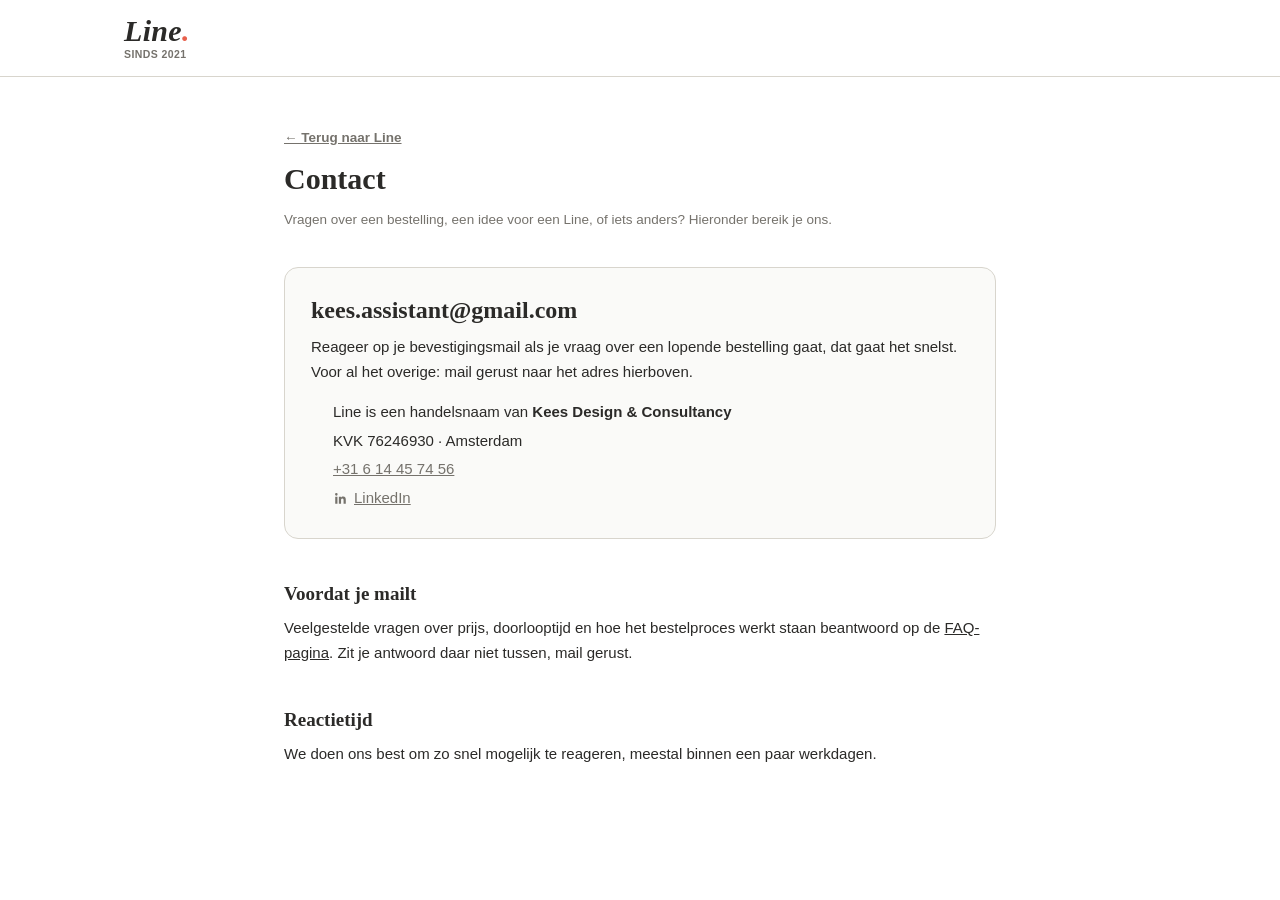
<file: contact.html>
<!doctype html>
<html lang="nl">
<head>
<meta charset="utf-8">
<meta name="viewport" content="width=device-width, initial-scale=1">
<title>Contact — Line</title>
<link rel="stylesheet" href="style.css?v=20260812">
<link rel="icon" href="favicon.svg" type="image/svg+xml">
<style>
  .legal-wrap{max-width:760px;margin:0 auto;padding:48px 24px 80px;}
  .legal-wrap h1{font-size:30px;margin-bottom:6px;}
  .legal-wrap .legal-meta{color:var(--ink-muted);font-size:13.5px;margin-bottom:36px;}
  .legal-wrap h2{font-size:19px;margin-top:40px;}
  .legal-wrap p, .legal-wrap li{color:var(--ink);font-size:15px;line-height:1.65;}
  .legal-wrap ul, .legal-wrap ol{padding-left:22px;}
  .back-link{display:inline-block;margin-bottom:8px;font-size:13.5px;font-weight:600;color:var(--ink-muted);}
  .contact-card{
    border:1.5px solid var(--line);border-radius:14px;background:var(--bg-soft);
    padding:24px 26px;margin-top:8px;
  }
  .contact-email{
    font-family:var(--font-display);font-size:24px;font-weight:700;color:var(--ink);
    text-decoration:none;word-break:break-word;
  }
  .contact-email:hover{text-decoration:underline;}
  .contact-sub{color:var(--ink-muted);font-size:14px;margin-top:6px;}
  .contact-detail-list{list-style:none;padding:0;margin:14px 0 0;font-size:14.5px;color:var(--ink-muted);}
  .contact-detail-list li{margin-top:4px;}
  .contact-detail-list a{color:var(--ink-muted);}
  .linkedin-link{display:inline-flex;align-items:center;gap:6px;}
  .linkedin-icon{width:15px;height:15px;fill:currentColor;flex:none;}
</style>
</head>
<body>

<header class="site">
  <div class="bar">
    <a class="brand" href="index.html">
      <span class="brand-text">
        <span class="wordmark">Line<span class="dot">.</span></span>
        <span class="brand-since">Sinds 2021</span>
      </span>
    </a>
  </div>
</header>

<main class="legal-wrap">
  <a class="back-link" href="index.html">&larr; Terug naar Line</a>
  <h1>Contact</h1>
  <p class="legal-meta">Vragen over een bestelling, een idee voor een Line, of iets anders? Hieronder bereik je ons.</p>

  <div class="contact-card">
    <a class="contact-email" href="mailto:kees.assistant@gmail.com">kees.assistant@gmail.com</a>
    <p class="contact-sub">Reageer op je bevestigingsmail als je vraag over een lopende bestelling gaat, dat gaat het snelst. Voor al het overige: mail gerust naar het adres hierboven.</p>
    <ul class="contact-detail-list">
      <li>Line is een handelsnaam van <strong>Kees Design &amp; Consultancy</strong></li>
      <li>KVK 76246930 &middot; Amsterdam</li>
      <li><a href="tel:+31614457456">+31 6 14 45 74 56</a></li>
      <li><a class="linkedin-link" href="https://www.linkedin.com/in/keesvankuijk/" target="_blank" rel="noopener"><svg class="linkedin-icon" viewBox="0 0 24 24" aria-hidden="true"><path d="M20.45 20.45h-3.55v-5.57c0-1.33-.02-3.04-1.85-3.04-1.85 0-2.14 1.45-2.14 2.94v5.67H9.36V9h3.41v1.56h.05c.47-.9 1.63-1.85 3.36-1.85 3.6 0 4.27 2.37 4.27 5.45v6.29zM5.34 7.43a2.06 2.06 0 1 1 0-4.12 2.06 2.06 0 0 1 0 4.12zM7.11 20.45H3.56V9h3.55v11.45z"/></svg>LinkedIn</a></li>
    </ul>
  </div>

  <h2>Voordat je mailt</h2>
  <p>
    Veelgestelde vragen over prijs, doorlooptijd en hoe het bestelproces werkt staan beantwoord op de
    <a href="index.html#faq">FAQ-pagina</a>. Zit je antwoord daar niet tussen, mail gerust.
  </p>

  <h2>Reactietijd</h2>
  <p>We doen ons best om zo snel mogelijk te reageren, meestal binnen een paar werkdagen.</p>
</main>

<script src="consent.js"></script>
</body>
</html>
</file>
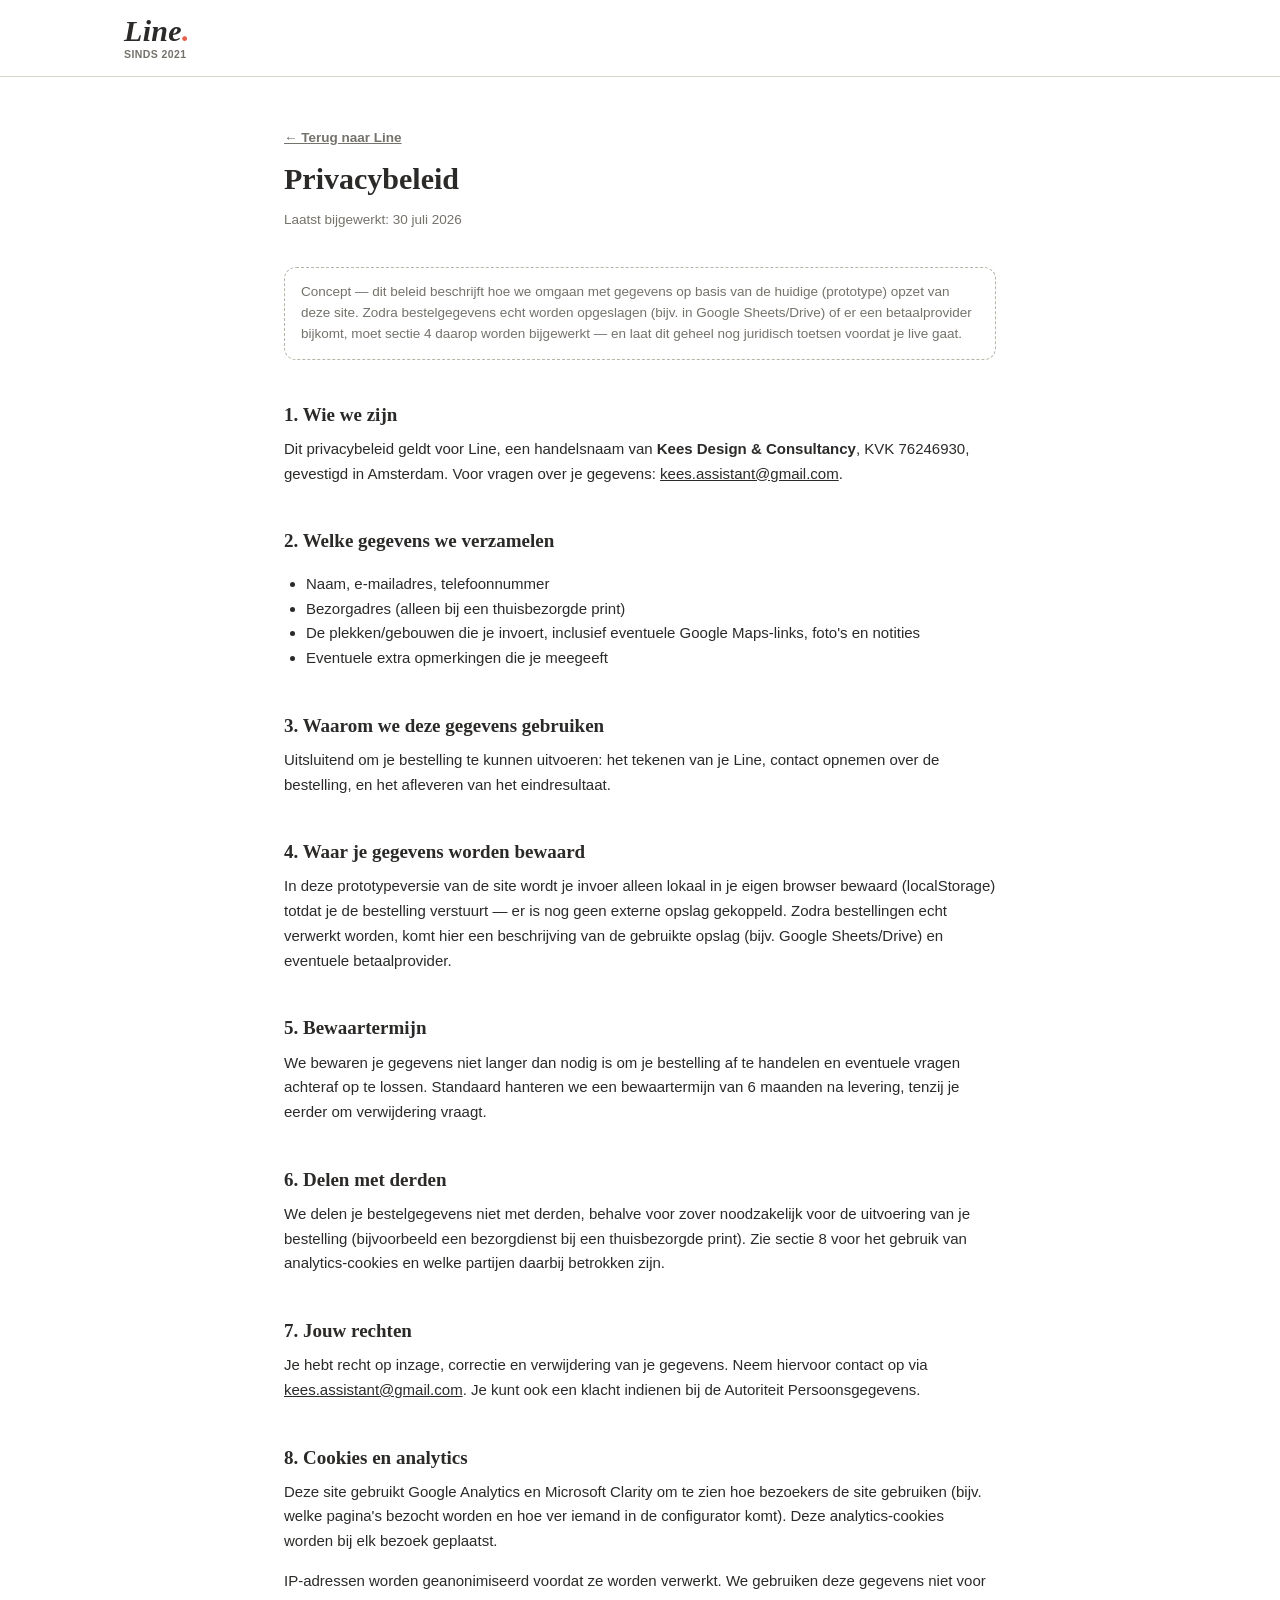
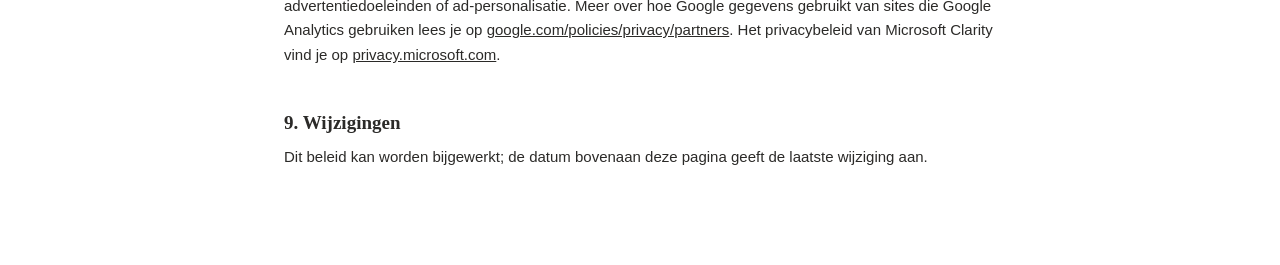
<file: privacybeleid.html>
<!doctype html>
<html lang="nl">
<head>
<meta charset="utf-8">
<meta name="viewport" content="width=device-width, initial-scale=1">
<title>Privacybeleid — Line</title>
<link rel="stylesheet" href="style.css?v=20260812">
<style>
  .legal-wrap{max-width:760px;margin:0 auto;padding:48px 24px 80px;}
  .legal-wrap h1{font-size:30px;margin-bottom:6px;}
  .legal-wrap .legal-meta{color:var(--ink-muted);font-size:13.5px;margin-bottom:36px;}
  .legal-wrap h2{font-size:19px;margin-top:40px;}
  .legal-wrap p, .legal-wrap li{color:var(--ink);font-size:15px;line-height:1.65;}
  .legal-wrap ul, .legal-wrap ol{padding-left:22px;}
  .legal-draft-note{
    border:1.5px dashed var(--line-strong);border-radius:12px;
    padding:14px 16px;font-size:13.5px;color:var(--ink-muted);margin-bottom:36px;
  }
  .back-link{display:inline-block;margin-bottom:8px;font-size:13.5px;font-weight:600;color:var(--ink-muted);}
</style>
</head>
<body>

<header class="site">
  <div class="bar">
    <a class="brand" href="index.html">
      <span class="brand-text">
        <span class="wordmark">Line<span class="dot">.</span></span>
        <span class="brand-since">Sinds 2021</span>
      </span>
    </a>
  </div>
</header>

<main class="legal-wrap">
  <a class="back-link" href="index.html">&larr; Terug naar Line</a>
  <h1>Privacybeleid</h1>
  <p class="legal-meta">Laatst bijgewerkt: 30 juli 2026</p>

  <div class="legal-draft-note">
    Concept — dit beleid beschrijft hoe we omgaan met gegevens op basis van de huidige (prototype) opzet
    van deze site. Zodra bestelgegevens echt worden opgeslagen (bijv. in Google Sheets/Drive) of er een
    betaalprovider bijkomt, moet sectie 4 daarop worden bijgewerkt — en laat dit geheel nog juridisch
    toetsen voordat je live gaat.
  </div>

  <h2>1. Wie we zijn</h2>
  <p>
    Dit privacybeleid geldt voor Line, een handelsnaam van <strong>Kees Design &amp; Consultancy</strong>,
    KVK 76246930, gevestigd in Amsterdam. Voor vragen over je gegevens:
    <a href="mailto:kees.assistant@gmail.com">kees.assistant@gmail.com</a>.
  </p>

  <h2>2. Welke gegevens we verzamelen</h2>
  <ul>
    <li>Naam, e-mailadres, telefoonnummer</li>
    <li>Bezorgadres (alleen bij een thuisbezorgde print)</li>
    <li>De plekken/gebouwen die je invoert, inclusief eventuele Google Maps-links, foto's en notities</li>
    <li>Eventuele extra opmerkingen die je meegeeft</li>
  </ul>

  <h2>3. Waarom we deze gegevens gebruiken</h2>
  <p>
    Uitsluitend om je bestelling te kunnen uitvoeren: het tekenen van je Line, contact opnemen over de
    bestelling, en het afleveren van het eindresultaat.
  </p>

  <h2>4. Waar je gegevens worden bewaard</h2>
  <p>
    In deze prototypeversie van de site wordt je invoer alleen lokaal in je eigen browser bewaard
    (localStorage) totdat je de bestelling verstuurt — er is nog geen externe opslag gekoppeld. Zodra
    bestellingen echt verwerkt worden, komt hier een beschrijving van de gebruikte opslag (bijv. Google
    Sheets/Drive) en eventuele betaalprovider.
  </p>

  <h2>5. Bewaartermijn</h2>
  <p>
    We bewaren je gegevens niet langer dan nodig is om je bestelling af te handelen en eventuele vragen
    achteraf op te lossen. Standaard hanteren we een bewaartermijn van 6 maanden na levering, tenzij je
    eerder om verwijdering vraagt.
  </p>

  <h2>6. Delen met derden</h2>
  <p>
    We delen je bestelgegevens niet met derden, behalve voor zover noodzakelijk voor de uitvoering van je
    bestelling (bijvoorbeeld een bezorgdienst bij een thuisbezorgde print). Zie sectie 8 voor het gebruik
    van analytics-cookies en welke partijen daarbij betrokken zijn.
  </p>

  <h2>7. Jouw rechten</h2>
  <p>
    Je hebt recht op inzage, correctie en verwijdering van je gegevens. Neem hiervoor contact op via
    <a href="mailto:kees.assistant@gmail.com">kees.assistant@gmail.com</a>. Je kunt ook een klacht indienen
    bij de Autoriteit Persoonsgegevens.
  </p>

  <h2>8. Cookies en analytics</h2>
  <p>
    Deze site gebruikt Google Analytics en Microsoft Clarity om te zien hoe bezoekers de site gebruiken
    (bijv. welke pagina's bezocht worden en hoe ver iemand in de configurator komt). Deze analytics-cookies
    worden bij elk bezoek geplaatst.
  </p>
  <p>
    IP-adressen worden geanonimiseerd voordat ze worden verwerkt. We gebruiken deze gegevens niet voor
    advertentiedoeleinden of ad-personalisatie. Meer over hoe Google gegevens gebruikt van sites die
    Google Analytics gebruiken lees je op
    <a href="https://www.google.com/policies/privacy/partners/" target="_blank" rel="noopener">google.com/policies/privacy/partners</a>.
    Het privacybeleid van Microsoft Clarity vind je op
    <a href="https://privacy.microsoft.com/nl-nl/privacystatement" target="_blank" rel="noopener">privacy.microsoft.com</a>.
  </p>

  <h2>9. Wijzigingen</h2>
  <p>Dit beleid kan worden bijgewerkt; de datum bovenaan deze pagina geeft de laatste wijziging aan.</p>
</main>

<script src="consent.js"></script>
</body>
</html>
</file>
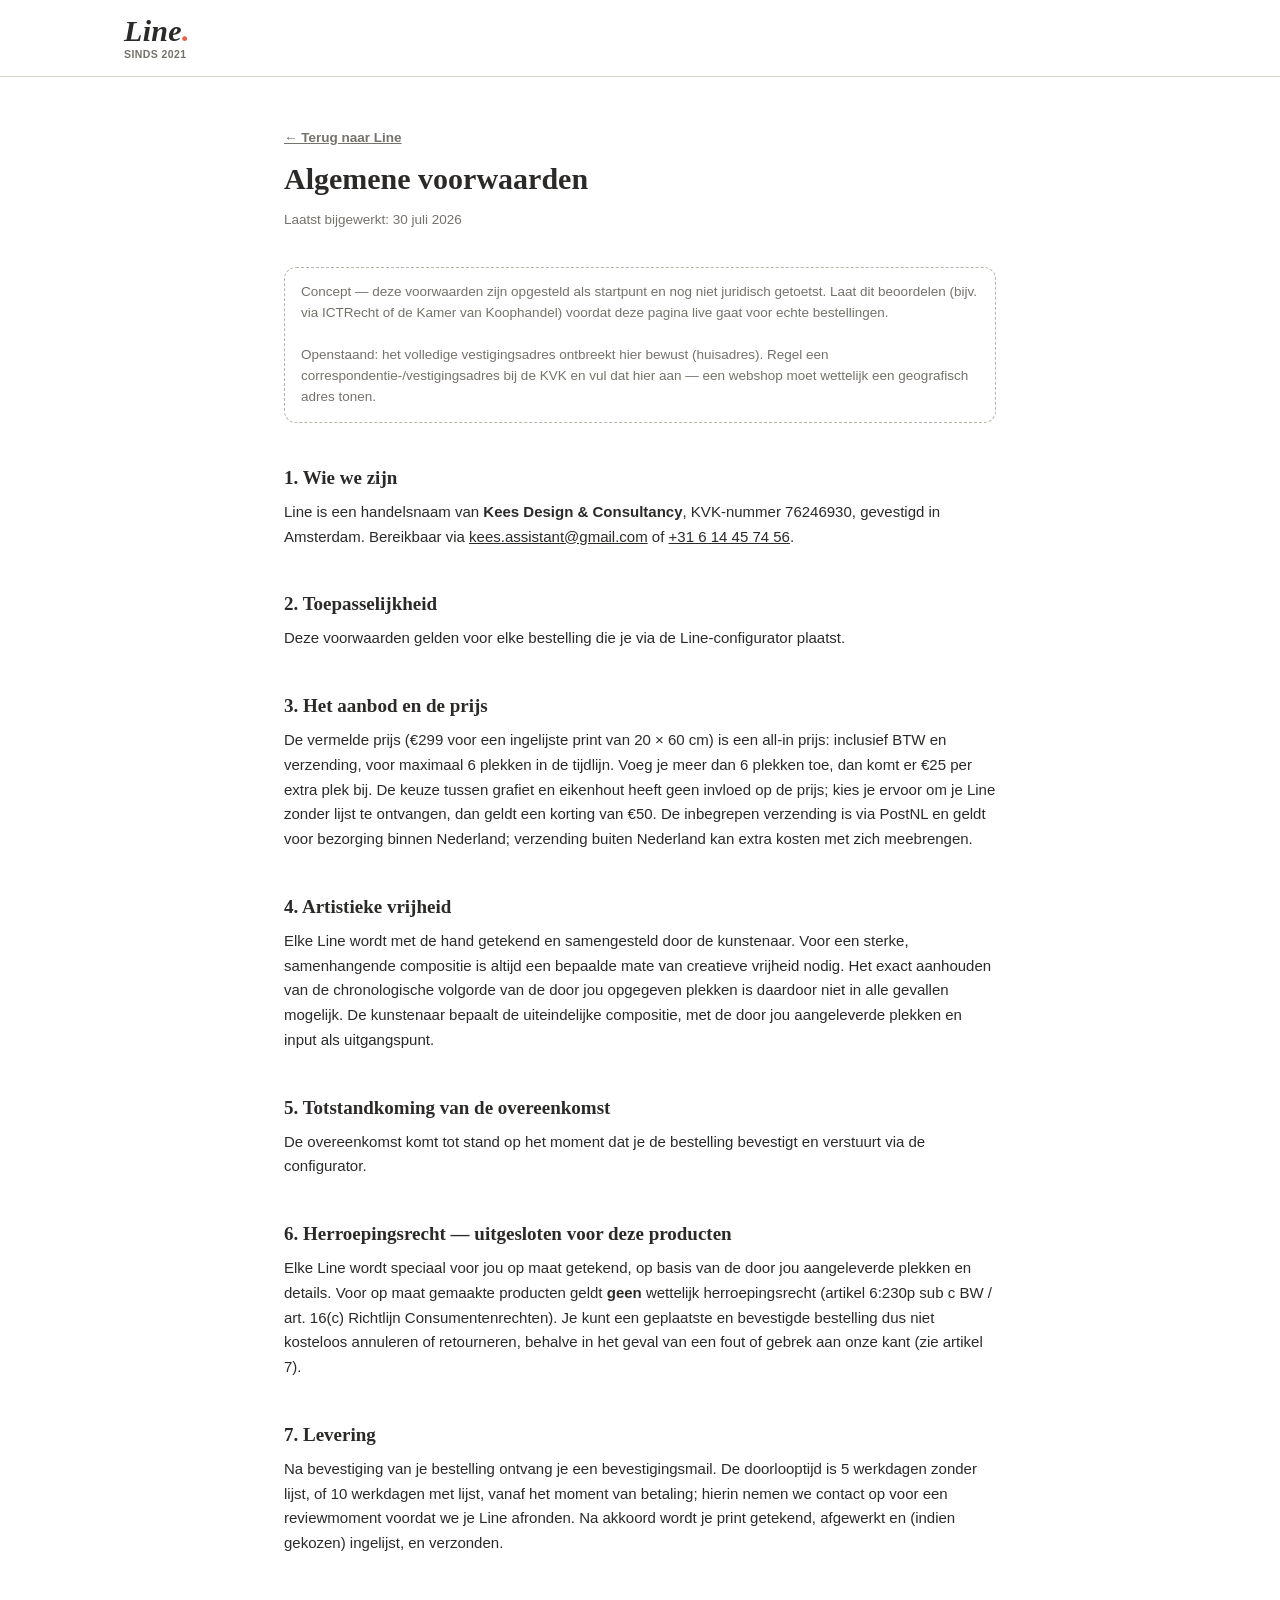
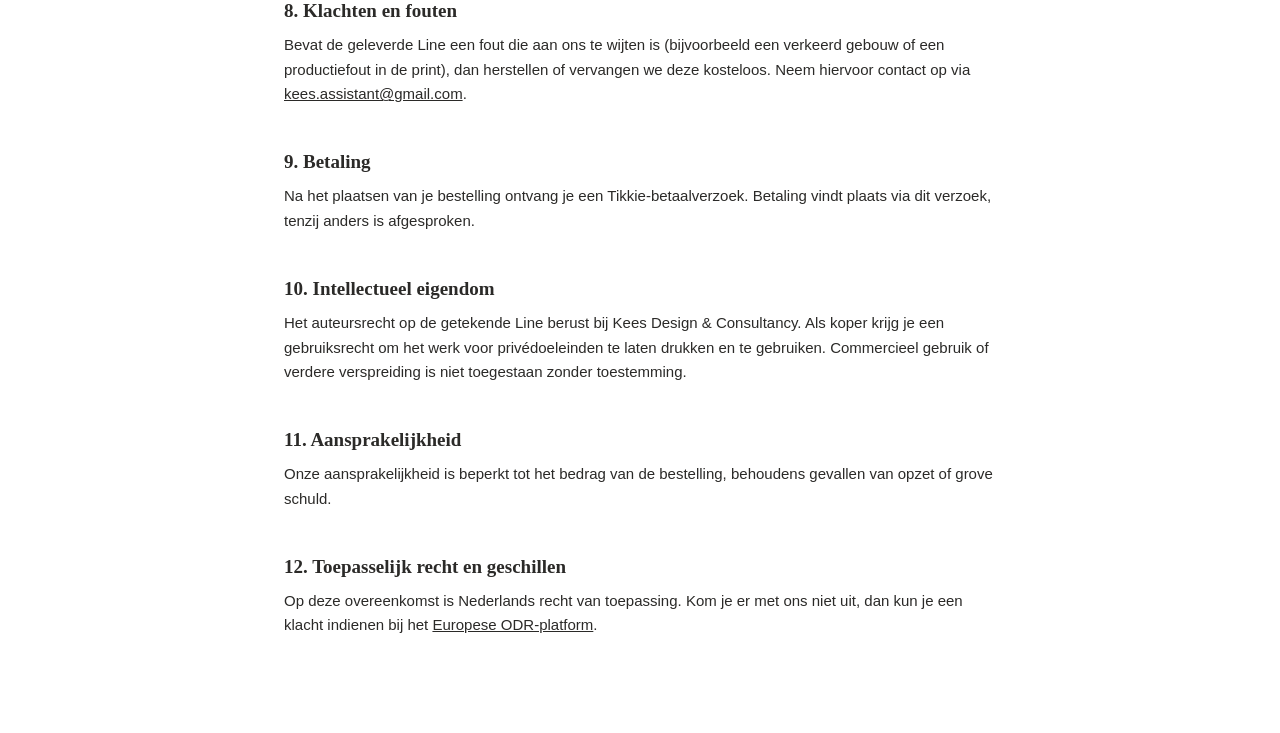
<file: voorwaarden.html>
<!doctype html>
<html lang="nl">
<head>
<meta charset="utf-8">
<meta name="viewport" content="width=device-width, initial-scale=1">
<title>Algemene voorwaarden Line</title>
<link rel="stylesheet" href="style.css?v=20260812">
<style>
  .legal-wrap{max-width:760px;margin:0 auto;padding:48px 24px 80px;}
  .legal-wrap h1{font-size:30px;margin-bottom:6px;}
  .legal-wrap .legal-meta{color:var(--ink-muted);font-size:13.5px;margin-bottom:36px;}
  .legal-wrap h2{font-size:19px;margin-top:40px;}
  .legal-wrap p, .legal-wrap li{color:var(--ink);font-size:15px;line-height:1.65;}
  .legal-wrap ul, .legal-wrap ol{padding-left:22px;}
  .legal-draft-note{
    border:1.5px dashed var(--line-strong);border-radius:12px;
    padding:14px 16px;font-size:13.5px;color:var(--ink-muted);margin-bottom:36px;
  }
  .back-link{display:inline-block;margin-bottom:8px;font-size:13.5px;font-weight:600;color:var(--ink-muted);}
</style>
</head>
<body>

<header class="site">
  <div class="bar">
    <a class="brand" href="index.html">
      <span class="brand-text">
        <span class="wordmark">Line<span class="dot">.</span></span>
        <span class="brand-since">Sinds 2021</span>
      </span>
    </a>
  </div>
</header>

<main class="legal-wrap">
  <a class="back-link" href="index.html">&larr; Terug naar Line</a>
  <h1>Algemene voorwaarden</h1>
  <p class="legal-meta">Laatst bijgewerkt: 30 juli 2026</p>

  <div class="legal-draft-note">
    Concept — deze voorwaarden zijn opgesteld als startpunt en nog niet juridisch getoetst. Laat dit beoordelen (bijv. via ICTRecht of de Kamer van Koophandel) voordat deze pagina live gaat voor echte bestellingen.
    <br><br>
    Openstaand: het volledige vestigingsadres ontbreekt hier bewust (huisadres). Regel een correspondentie-/vestigingsadres bij de KVK en vul dat hier aan — een webshop moet wettelijk een geografisch adres tonen.
  </div>

  <h2>1. Wie we zijn</h2>
  <p>
    Line is een handelsnaam van <strong>Kees Design &amp; Consultancy</strong>, KVK-nummer 76246930,
    gevestigd in Amsterdam. Bereikbaar via
    <a href="mailto:kees.assistant@gmail.com">kees.assistant@gmail.com</a> of
    <a href="tel:+31614457456">+31 6 14 45 74 56</a>.
  </p>

  <h2>2. Toepasselijkheid</h2>
  <p>Deze voorwaarden gelden voor elke bestelling die je via de Line-configurator plaatst.</p>

  <h2>3. Het aanbod en de prijs</h2>
  <p>
    De vermelde prijs (€299 voor een ingelijste print van 20 × 60 cm) is een all-in prijs: inclusief BTW en
    verzending, voor maximaal 6 plekken in de tijdlijn. Voeg je meer dan 6 plekken toe, dan komt er €25 per
    extra plek bij. De keuze tussen grafiet en eikenhout heeft geen invloed op de prijs; kies je ervoor om je
    Line zonder lijst te ontvangen, dan geldt een korting van €50. De inbegrepen verzending is via PostNL en
    geldt voor bezorging binnen Nederland; verzending buiten Nederland kan extra kosten met zich meebrengen.
  </p>

  <h2>4. Artistieke vrijheid</h2>
  <p>
    Elke Line wordt met de hand getekend en samengesteld door de kunstenaar. Voor een sterke, samenhangende
    compositie is altijd een bepaalde mate van creatieve vrijheid nodig. Het exact aanhouden van de
    chronologische volgorde van de door jou opgegeven plekken is daardoor niet in alle gevallen mogelijk.
    De kunstenaar bepaalt de uiteindelijke compositie, met de door jou aangeleverde plekken en input als
    uitgangspunt.
  </p>

  <h2>5. Totstandkoming van de overeenkomst</h2>
  <p>
    De overeenkomst komt tot stand op het moment dat je de bestelling bevestigt en verstuurt via de
    configurator.
  </p>

  <h2>6. Herroepingsrecht — uitgesloten voor deze producten</h2>
  <p>
    Elke Line wordt speciaal voor jou op maat getekend, op basis van de door jou aangeleverde plekken en
    details. Voor op maat gemaakte producten geldt <strong>geen</strong> wettelijk herroepingsrecht
    (artikel 6:230p sub c BW / art. 16(c) Richtlijn Consumentenrechten). Je kunt een geplaatste en
    bevestigde bestelling dus niet kosteloos annuleren of retourneren, behalve in het geval van een fout
    of gebrek aan onze kant (zie artikel 7).
  </p>

  <h2>7. Levering</h2>
  <p>
    Na bevestiging van je bestelling ontvang je een bevestigingsmail. De doorlooptijd is 5 werkdagen zonder
    lijst, of 10 werkdagen met lijst, vanaf het moment van betaling; hierin nemen we contact op voor een
    reviewmoment voordat we je Line afronden. Na akkoord wordt je print getekend, afgewerkt en (indien
    gekozen) ingelijst, en verzonden.
  </p>

  <h2>8. Klachten en fouten</h2>
  <p>
    Bevat de geleverde Line een fout die aan ons te wijten is (bijvoorbeeld een verkeerd gebouw of een
    productiefout in de print), dan herstellen of vervangen we deze kosteloos. Neem hiervoor contact op via
    <a href="mailto:kees.assistant@gmail.com">kees.assistant@gmail.com</a>.
  </p>

  <h2>9. Betaling</h2>
  <p>Na het plaatsen van je bestelling ontvang je een Tikkie-betaalverzoek. Betaling vindt plaats via dit verzoek, tenzij anders is afgesproken.</p>

  <h2>10. Intellectueel eigendom</h2>
  <p>
    Het auteursrecht op de getekende Line berust bij Kees Design &amp; Consultancy. Als koper krijg je een
    gebruiksrecht om het werk voor privédoeleinden te laten drukken en te gebruiken. Commercieel gebruik of
    verdere verspreiding is niet toegestaan zonder toestemming.
  </p>

  <h2>11. Aansprakelijkheid</h2>
  <p>
    Onze aansprakelijkheid is beperkt tot het bedrag van de bestelling, behoudens gevallen van opzet of
    grove schuld.
  </p>

  <h2>12. Toepasselijk recht en geschillen</h2>
  <p>
    Op deze overeenkomst is Nederlands recht van toepassing. Kom je er met ons niet uit, dan kun je een
    klacht indienen bij het
    <a href="https://ec.europa.eu/consumers/odr" target="_blank" rel="noopener">Europese ODR-platform</a>.
  </p>
</main>

<script src="consent.js"></script>
</body>
</html>
</file>
<file: style.css>
/* ---------- Design tokens ---------- */
:root{
  --bg:#ffffff;
  --bg-soft:#fafaf8;
  --ink:#2b2a28;
  --ink-muted:#75726c;
  --line:#d8d5cd;
  --line-strong:#b8b4a9;

  --coral:#e8604c;
  --gold:#e8ab37;
  --cobalt:#3e6ae1;
  --moss:#5c8a5c;
  --sand:#c9a06a;

  /* coral tint/shade ramp for the price diagram — light = small cost, dark = large cost */
  --coral-100:#fbe2db;
  --coral-200:#f4c3b5;
  --coral-300:#ec9d88;
  --coral-500:#d1503d;
  --coral-600:#b03f2f;
  --coral-700:#7a2c20;

  /* light tints for gold/cobalt, same role as --coral-100 */
  --gold-100:#f8e7c4;
  --cobalt-100:#dbe4fb;

  --font-display:"Iowan Old Style","Palatino Linotype",Georgia,serif;
  --font-body:-apple-system,BlinkMacSystemFont,"Inter","Segoe UI",Helvetica,Arial,sans-serif;

  --radius:14px;
  --container:1080px;
}

*{box-sizing:border-box;}
html{scroll-behavior:smooth;-webkit-text-size-adjust:100%;text-size-adjust:100%;overflow-x:hidden;}
button,a{-webkit-tap-highlight-color:transparent;touch-action:manipulation;}
body{
  margin:0;
  background:var(--bg);
  color:var(--ink);
  font-family:var(--font-body);
  font-size:16px;
  line-height:1.55;
  -webkit-font-smoothing:antialiased;
}
h1,h2,h3{
  font-family:var(--font-display);
  font-weight:600;
  margin:0 0 .4em;
  text-wrap:balance;
}
p{margin:0 0 1em;color:var(--ink);}
a{color:inherit;}
.wrap{max-width:var(--container);margin:0 auto;padding:0 24px;}
img,svg{max-width:100%;display:block;}
button{font-family:inherit;}

.eyebrow{
  font-family:var(--font-body);
  font-weight:700;
  font-size:15px;
  letter-spacing:.08em;
  text-transform:uppercase;
  color:var(--ink-muted);
  margin:0 0 10px;
}
.section-note{
  max-width:56ch;margin:24px auto 0;text-align:center;
  font-size:13.5px;color:var(--ink-muted);
}

/* thin-line divider with dot markers — the recurring "timeline" motif */
.line-divider{
  position:relative;
  height:1px;
  background:var(--line);
  margin:56px 0;
}
.line-divider .dot{
  position:absolute;
  top:50%;
  width:7px;height:7px;
  border-radius:50%;
  background:var(--coral);
  transform:translate(-50%,-50%);
}

/* ---------- Header ---------- */
header.site{
  position:sticky;top:0;z-index:20;
  background:rgba(255,255,255,.9);
  backdrop-filter:blur(8px);
  border-bottom:1px solid var(--line);
}
header.site .bar{
  position:relative;
  display:flex;align-items:center;justify-content:space-between;
  padding:16px 24px;
  max-width:var(--container);margin:0 auto;
}
.brand{display:inline-flex;align-items:center;gap:10px;text-decoration:none;}
.brand-text{display:flex;flex-direction:column;line-height:1;}
.brand-since{
  font-size:10.5px;font-weight:600;letter-spacing:.04em;text-transform:uppercase;
  color:var(--ink-muted);margin-top:3px;
}
.wordmark{
  font-family:var(--font-display);
  font-style:italic;
  font-size:30px;
  font-weight:600;
  letter-spacing:.01em;
  text-decoration:none;
  color:var(--ink);
}
.wordmark .dot{color:var(--coral);}
nav.site-nav{display:flex;gap:34px;align-items:center;}
nav.site-nav .nav-links{display:flex;gap:26px;align-items:center;}
nav.site-nav a{
  font-size:14px;font-weight:600;color:var(--ink-muted);text-decoration:none;
}
nav.site-nav a:hover{color:var(--ink);}
.menu-toggle{
  display:flex;width:36px;height:36px;border:none;background:transparent;
  color:var(--ink);align-items:center;justify-content:center;cursor:pointer;flex:none;
}
.menu-toggle svg{width:22px;height:22px;stroke:currentColor;stroke-width:2;fill:none;}
/* Dropdown for the nav links + language switch — reachable from the hamburger icon
   at every screen size, not just mobile, so the header itself stays uncluttered. */
.mobile-menu[hidden]{display:none;}
.mobile-menu{
  display:flex;flex-direction:column;
  position:absolute;top:calc(100% + 8px);right:0;min-width:200px;
  background:var(--bg);border:1px solid var(--line);border-radius:12px;
  box-shadow:0 12px 28px -10px rgba(0,0,0,.25);
  overflow:hidden;
}
.mobile-menu a{
  padding:14px 20px;font-size:15px;font-weight:600;color:var(--ink);text-decoration:none;
  border-bottom:1px solid var(--line);
}
.mobile-menu .lang-switch{margin:14px 20px;align-self:flex-start;}
@media (max-width:640px){
  nav.site-nav{gap:10px;}
  nav.site-nav .nav-links{display:none;}
  .mobile-menu{
    /* Stay position:absolute (top:100% auto-tracks the header's real height, however tall
       the logo/tagline make it) but escape .bar's own horizontal padding with a viewport-
       relative full-bleed instead of the old left:-24px/right:-24px trick, which only
       worked as long as .bar's padding stayed exactly 24px. top:100% (no +8px) keeps it
       flush against the header instead of floating below it with a visible gap. */
    top:100%;right:auto;
    left:50%;width:100vw;transform:translateX(-50%);
    min-width:0;
    border-radius:0;border:none;border-top:1px solid var(--line);box-shadow:none;
  }
}

.btn{
  display:inline-flex;align-items:center;gap:8px;
  font-family:var(--font-body);
  font-weight:700;font-size:14px;
  padding:12px 20px;
  border-radius:16px;
  border:1.5px solid var(--ink);
  background:var(--ink);color:var(--bg);
  cursor:pointer;
  text-decoration:none;
  transition:transform .15s ease,background .15s ease;
}
.btn:hover{transform:translateY(-1px);background:#000;}
.btn.ghost{background:var(--bg);color:var(--ink);border-color:var(--ink);}
.btn.ghost:hover{background:var(--bg-soft);}
.btn.coral{background:var(--coral);border-color:var(--coral);color:var(--bg);}
.btn.coral:hover{background:#d94f3c;border-color:#d94f3c;}
.btn.small{padding:9px 16px;font-size:13px;}
.btn:disabled{opacity:.35;cursor:not-allowed;transform:none;}
.btn:focus-visible, a:focus-visible, input:focus-visible, textarea:focus-visible, select:focus-visible{
  outline:3px solid var(--cobalt);outline-offset:2px;
}

/* ---------- Hero ---------- */
.hero{padding:0 0 40px;text-align:center;}
.hero-banner{width:100%;aspect-ratio:3/1;overflow:hidden;background:var(--ink);position:relative;}
.hero-banner img{width:100%;height:100%;object-fit:cover;object-position:35% 45%;display:block;}

/* Desktop: a solid card floats on the photo with just the headline — the buttons live
   in the full-width static block below (.hero-actions-mobile, shared with mobile) so
   they can be genuinely page-width instead of squeezed into the small card. */
.hero-card{
  position:absolute;top:50%;right:6%;transform:translateY(-50%);
  background:var(--bg);border-radius:var(--radius);
  box-shadow:0 24px 54px -22px rgba(0,0,0,.4);
  padding:34px 38px;max-width:360px;text-align:left;
}
.hero-card .hero-headline{
  font-size:clamp(24px,2.7vw,34px);max-width:none;margin:0;text-align:left;
}
.hero-headline-mobile{display:none;}

.hero h1{font-size:clamp(34px,5.5vw,58px);max-width:16ch;margin:0 auto .3em;}
.hero h1 em{color:var(--coral);font-style:italic;}
.hero .wrap{padding-top:44px;}
.hero .lede{
  max-width:52ch;margin:0 auto 20px;
  color:var(--ink-muted);font-size:18px;
}
.hero-price{margin:0 0 28px;}
.hero-price-from{font-size:14px;font-weight:500;color:var(--ink-muted);}
.hero-price-amount{
  font-size:14px;font-weight:500;color:var(--ink-muted);margin-left:4px;
}
.hero-actions{display:flex;gap:14px;justify-content:center;flex-wrap:wrap;}
/* The one real button block, static in flow, full width, at every breakpoint — used
   to be mobile-only and duplicated (narrower) inside .hero-card on desktop. */
.hero-actions-mobile{display:flex;flex-direction:column;gap:18px;}
.hero-actions-mobile .btn{width:100%;justify-content:center;}

/* Desktop only: a Figma.com-style oversized CTA pair — big type, generous padding,
   and on hover the rounded-rect corners open all the way into a full pill. */
@media (min-width:641px){
  .hero-actions-mobile .btn{
    font-size:28px;padding:26px 48px;border-radius:18px;
    transition:transform .4s ease,background .4s ease,border-radius .6s ease;
  }
  .hero-actions-mobile .btn:hover{border-radius:999px;}
}

/* Mobile: no overlay card — shorter cropped photo, everything stacked below it. */
@media (max-width:640px){
  .hero-banner{aspect-ratio:12/5;}
  .hero-card{display:none;}
  .hero-headline-mobile{display:block;}
  .hero .wrap{padding-top:32px;}
}

/* ---------- Language switch ---------- */
.lang-switch{
  display:flex;border:1.5px solid var(--line);border-radius:999px;padding:2px;
}
.lang-btn{
  border:none;background:transparent;border-radius:999px;
  padding:5px 11px;font-size:12px;font-weight:700;letter-spacing:.03em;
  color:var(--ink-muted);cursor:pointer;
}
.lang-btn[aria-pressed="true"]{background:var(--ink);color:var(--bg);}

/* ---------- Section shell ---------- */
section{padding:24px 0;}
.section-head{text-align:center;max-width:52ch;margin:0 auto 40px;}
.section-head h2{font-size:clamp(26px,3.4vw,36px);}
.section-head p{color:var(--ink-muted);}

/* ---------- Examples ---------- */
/* Photos aren't a uniform shape (mix of 4:3 and 16:9 landscape), so this is a
   masonry layout (CSS columns) — each tile keeps the image's own proportions
   instead of being force-cropped into a fixed box. */
.examples-grid{
  column-count:2;column-gap:28px;
}
.examples-dots{display:none;}
@media (max-width:700px){
  .examples-grid{
    display:flex;align-items:flex-start;column-count:unset;column-gap:0;gap:14px;
    overflow-x:auto;scroll-snap-type:x mandatory;-webkit-overflow-scrolling:touch;
    margin:0 -24px;padding:0 24px 4px;scrollbar-width:none;
  }
  .examples-grid::-webkit-scrollbar{display:none;}
  .example-card{flex:0 0 82vw;margin-bottom:0;scroll-snap-align:center;}
  .examples-dots{
    display:flex;justify-content:center;gap:7px;margin-top:16px;
  }
  .examples-dots button{
    width:7px;height:7px;border-radius:50%;border:none;padding:0;
    background:var(--line-strong);cursor:pointer;transition:background .15s ease,transform .15s ease;
  }
  .examples-dots button.active{background:var(--coral);transform:scale(1.3);}
}
.example-card{
  break-inside:avoid;
  margin-bottom:28px;
  border:1.5px solid var(--line);
  border-radius:18px;
  overflow:hidden;
  background:var(--bg-soft);
  transition:transform .2s ease,box-shadow .2s ease,border-color .2s ease;
}
.example-card:hover,.example-card:focus-within{
  transform:translateY(-4px);
  box-shadow:0 16px 30px -18px rgba(43,42,40,.4);
}
.example-card:nth-child(4n+1):hover,.example-card:nth-child(4n+1):focus-within{border-color:var(--coral);}
.example-card:nth-child(4n+2):hover,.example-card:nth-child(4n+2):focus-within{border-color:var(--gold);}
.example-card:nth-child(4n+3):hover,.example-card:nth-child(4n+3):focus-within{border-color:var(--cobalt);}
.example-card:nth-child(4n+4):hover,.example-card:nth-child(4n+4):focus-within{border-color:var(--moss);}

.example-thumb{
  display:block;position:relative;width:100%;padding:0;margin:0;
  border:none;background:none;cursor:zoom-in;line-height:0;
}
.example-thumb img{width:100%;height:auto;display:block;transition:transform .3s ease;}
.example-thumb:hover img,.example-thumb:focus-visible img{transform:scale(1.04);}
.example-thumb:focus-visible{outline:3px solid var(--cobalt);outline-offset:-3px;}
.example-thumb::before,.example-thumb::after{
  content:"";position:absolute;right:12px;bottom:12px;width:34px;height:34px;
  opacity:0;transform:scale(.8);transition:opacity .2s ease,transform .2s ease;
}
.example-thumb::before{border-radius:50%;background:var(--ink);}
.example-thumb::after{
  background:#fff;
  -webkit-mask:url("data:image/svg+xml,%3Csvg xmlns='http://www.w3.org/2000/svg' viewBox='0 0 24 24' fill='none' stroke='white' stroke-width='2' stroke-linecap='round' stroke-linejoin='round'%3E%3Ccircle cx='11' cy='11' r='7'/%3E%3Cline x1='21' y1='21' x2='16.65' y2='16.65'/%3E%3Cline x1='11' y1='8' x2='11' y2='14'/%3E%3Cline x1='8' y1='11' x2='14' y2='11'/%3E%3C/svg%3E") center/16px no-repeat;
  mask:url("data:image/svg+xml,%3Csvg xmlns='http://www.w3.org/2000/svg' viewBox='0 0 24 24' fill='none' stroke='white' stroke-width='2' stroke-linecap='round' stroke-linejoin='round'%3E%3Ccircle cx='11' cy='11' r='7'/%3E%3Cline x1='21' y1='21' x2='16.65' y2='16.65'/%3E%3Cline x1='11' y1='8' x2='11' y2='14'/%3E%3Cline x1='8' y1='11' x2='14' y2='11'/%3E%3C/svg%3E") center/16px no-repeat;
}
.example-thumb:hover::before,.example-thumb:focus-visible::before,
.example-thumb:hover::after,.example-thumb:focus-visible::after{
  opacity:1;transform:scale(1);
}
@media (hover:none) and (min-width:701px){
  /* touch devices don't have a hover state — show the "tap to enlarge" cue at rest.
     Below 701px the gallery is a swipe carousel (lightbox disabled), so this is skipped. */
  .example-thumb::before,.example-thumb::after{opacity:.85;transform:scale(1);}
}
@media (max-width:700px){
  .example-thumb{cursor:default;}
}

/* ---------- Lightbox ---------- */
.lightbox{
  position:fixed;inset:0;z-index:200;
  background:rgba(20,19,17,.94);
  display:flex;align-items:center;justify-content:center;
  padding:64px 24px;
  opacity:0;pointer-events:none;
  transition:opacity .25s ease;
}
.lightbox.open{opacity:1;pointer-events:auto;}
.lightbox[hidden]{display:none;}
.lightbox-figure{margin:0;max-width:min(1100px,90vw);max-height:100%;}
.lightbox-figure img{
  display:block;max-width:100%;max-height:calc(100vh - 128px);
  border-radius:10px;box-shadow:0 30px 60px -20px rgba(0,0,0,.6);
  transform:scale(.96);transition:transform .25s ease;
  cursor:pointer;touch-action:manipulation;
}
.lightbox.open .lightbox-figure img{transform:scale(1);}
.lightbox-close,.lightbox-nav{
  position:fixed;
  width:44px;height:44px;border-radius:50%;
  border:1.5px solid rgba(255,255,255,.35);background:rgba(255,255,255,.08);
  color:#fff;cursor:pointer;
  display:flex;align-items:center;justify-content:center;
  transition:background .15s ease,border-color .15s ease;
}
.lightbox-close svg,.lightbox-nav svg{width:18px;height:18px;stroke:currentColor;stroke-width:2;fill:none;}
.lightbox-close:hover,.lightbox-nav:hover{background:rgba(255,255,255,.18);border-color:#fff;}
.lightbox-close:focus-visible,.lightbox-nav:focus-visible{outline:3px solid var(--gold);outline-offset:2px;}
.lightbox-close{top:20px;right:20px;}
.lightbox-nav.prev{left:20px;top:50%;transform:translateY(-50%);}
.lightbox-nav.next{right:20px;top:50%;transform:translateY(-50%);}
.lightbox-count{
  position:fixed;bottom:22px;left:50%;transform:translateX(-50%);
  font-size:12.5px;font-weight:700;letter-spacing:.04em;color:rgba(255,255,255,.7);
}
@media (max-width:640px){
  .lightbox{padding:88px 16px 56px;}
  .lightbox-nav.prev{left:10px;}
  .lightbox-nav.next{right:10px;}
}

/* ---------- How it works ---------- */
.steps-grid{
  display:grid;grid-template-columns:repeat(3,1fr);gap:24px;position:relative;
}
@media (max-width:700px){ .steps-grid{grid-template-columns:1fr;gap:20px;} }
.hiw-route{
  position:absolute;top:100px;left:8%;right:8%;height:0;
  border-top:2px dashed var(--line-strong);z-index:0;
}
@media (max-width:820px){ .hiw-route{display:none;} }
.hiw-step{
  background:var(--bg-soft);border:1px solid var(--line);border-radius:var(--radius);
  padding:24px 22px;position:relative;z-index:1;
  box-shadow:0 14px 30px -20px rgba(43,42,40,.3);
}
.hiw-step:nth-child(1){transform:rotate(-1.4deg);}
.hiw-step:nth-child(2){transform:rotate(1deg);}
.hiw-step:nth-child(3){transform:rotate(-.8deg);}
.hiw-row{display:flex;align-items:flex-start;justify-content:space-between;gap:12px;margin:0 0 20px;}
.hiw-icon{
  width:52px;height:52px;border-radius:10px;display:flex;align-items:center;justify-content:center;
  flex-shrink:0;
}
.hiw-icon svg{width:26px;height:26px;fill:none;stroke-width:1.8;stroke-linecap:round;stroke-linejoin:round;}
.hiw-step:nth-child(1) .hiw-icon{background:var(--coral-100);}
.hiw-step:nth-child(1) .hiw-icon svg{stroke:var(--coral);}
.hiw-step:nth-child(2) .hiw-icon{background:var(--gold-100);}
.hiw-step:nth-child(2) .hiw-icon svg{stroke:var(--gold);}
.hiw-step:nth-child(3) .hiw-icon{background:var(--cobalt-100);}
.hiw-step:nth-child(3) .hiw-icon svg{stroke:var(--cobalt);}
.hiw-num{
  font-family:var(--font-body);font-weight:900;font-size:clamp(38px,4.5vw,50px);
  line-height:1;letter-spacing:-.03em;margin:0;
  font-variant-numeric:lining-nums tabular-nums;
}
.hiw-step:nth-child(1) .hiw-num{color:var(--coral);}
.hiw-step:nth-child(2) .hiw-num{color:var(--gold);}
.hiw-step:nth-child(3) .hiw-num{color:var(--cobalt);}
.hiw-step h3{font-size:16.5px;margin-bottom:6px;}
.hiw-step p{font-size:13.5px;color:var(--ink-muted);margin:0;}
.hiw-postnl{display:flex;align-items:center;margin:20px 0 0;}
.hiw-postnl img{height:28px;width:auto;display:block;border-radius:4px;}

/* ---------- Testimonials ---------- */
.testimonial-grid{
  display:flex;gap:20px;overflow-x:auto;padding:4px 4px 14px;margin:-4px -4px 0;
  cursor:grab;scroll-snap-type:x proximity;-webkit-overflow-scrolling:touch;
  scrollbar-width:thin;
}
.testimonial-grid.dragging{cursor:grabbing;scroll-snap-type:none;user-select:none;}
.testimonial-card{
  flex:0 0 auto;width:300px;scroll-snap-align:start;
  border:1.5px solid var(--line);border-radius:16px;
  padding:26px 22px 20px;background:var(--bg-soft);
  transition:transform .2s ease,box-shadow .2s ease,border-color .2s ease;
}
@media (max-width:560px){ .testimonial-card{width:80vw;} }
.testimonial-card:hover{transform:translateY(-3px);box-shadow:0 14px 26px -18px rgba(43,42,40,.35);}
.testimonial-card .quote-mark{
  display:block;font-family:var(--font-display);font-size:44px;line-height:1;
  margin-bottom:4px;
}
.testimonial-card:nth-child(4n+1) .quote-mark{color:var(--coral);}
.testimonial-card:nth-child(4n+2) .quote-mark{color:var(--gold);}
.testimonial-card:nth-child(4n+3) .quote-mark{color:var(--cobalt);}
.testimonial-card:nth-child(4n+4) .quote-mark{color:var(--moss);}
.testimonial-card .quote{font-size:15px;line-height:1.55;margin:0 0 14px;}
.testimonial-card .name{
  margin:0;font-family:var(--font-display);font-weight:600;
  font-size:13.5px;color:var(--ink-muted);
}

/* ---------- FAQ ---------- */
.faq-list{max-width:740px;margin:0 auto;border-top:1px solid var(--line);}
.faq-item{border-bottom:1px solid var(--line);}
.faq-item summary{
  list-style:none;cursor:pointer;padding:20px 2px;
  display:flex;align-items:center;justify-content:space-between;gap:20px;
  font-weight:600;font-size:15.5px;
  touch-action:manipulation;
}
.faq-item summary::-webkit-details-marker{display:none;}
.faq-item summary:hover .q{color:var(--coral);}
.faq-item .q{transition:color .15s ease;}
.faq-item .chevron{
  width:22px;height:22px;flex:none;position:relative;
}
.faq-item .chevron::before,.faq-item .chevron::after{
  content:"";position:absolute;top:50%;left:50%;background:var(--ink-muted);
  transition:transform .2s ease;
}
.faq-item .chevron::before{width:12px;height:1.5px;transform:translate(-50%,-50%);}
.faq-item .chevron::after{width:1.5px;height:12px;transform:translate(-50%,-50%);}
.faq-item[open] .chevron::after{transform:translate(-50%,-50%) rotate(90deg);}
.faq-item .a{margin:0 2px 20px;color:var(--ink-muted);font-size:14.5px;line-height:1.6;max-width:62ch;}

/* ---------- Pricing ---------- */
.price-diagram{max-width:575px;margin:8px auto 0;}
.price-diagram svg{display:block;width:100%;height:auto;}
.price-outline{fill:none;stroke:var(--ink);stroke-width:1.9;}
.price-divider{stroke:var(--ink);stroke-opacity:.24;stroke-width:.62;}

/* fill intensity ranked by price, low -> high: Logistiek 11, Lijst/Print 40, BTW 52, Teken-uren 156 */
.price-block-logistics{fill:var(--coral-100);}
.price-block-frame{fill:var(--coral-200);}
.price-block-print{fill:var(--coral-200);}
.price-block-vat{fill:var(--coral-300);}
.price-block-labor{fill:var(--coral);}

.price-diagram text{font-family:var(--font-body);text-anchor:middle;fill:var(--ink);}
.price-lbl-name{font-size:5.3px;font-weight:600;}
.price-lbl-name.compact{font-size:4.7px;}
.price-lbl-amount{font-size:7.1px;font-weight:700;font-variant-numeric:tabular-nums;}
/* The diagram's viewBox is fixed (248 units) but its rendered width shrinks a lot on
   narrow phones, taking the SVG text down to unreadable sizes with it — bump the
   font sizes specifically on mobile so the real on-screen text stays legible. */
@media (max-width:640px){
  .price-lbl-name{font-size:8.1px;}
  .price-lbl-name.compact{font-size:6.8px;}
  .price-lbl-amount{font-size:9.3px;}
}

/* ---------- About ---------- */
.about{display:grid;grid-template-columns:180px 1fr;gap:36px;align-items:center;}
@media (max-width:600px){ .about{grid-template-columns:1fr;text-align:center;} }
.about .avatar{
  max-width:150px;
  margin:0 auto;
}
.about .avatar img{
  width:100%;height:auto;display:block;
  border-bottom:3px solid var(--coral);
  padding-bottom:12px;
}
.about h2{font-size:24px;}
.about p{color:var(--ink-muted);}

/* ---------- Footer ---------- */
footer.site{
  border-top:1px solid var(--line);
  margin-top:60px;
  padding:32px 0 48px;
}
footer.site .bar{
  display:flex;justify-content:space-between;align-items:center;flex-wrap:wrap;gap:12px;
  font-size:13px;color:var(--ink-muted);
}
footer.site a{color:var(--ink);text-decoration:none;font-weight:600;}
.footer-identity{
  margin-top:18px;padding-top:18px;border-top:1px dashed var(--line);
}
.footer-identity p{
  margin:0 0 6px;font-size:12.5px;color:var(--ink-muted);
}
.footer-identity a{color:var(--ink-muted);font-weight:600;text-decoration:underline;}
.footer-identity a:hover{color:var(--ink);}
.link-btn{
  background:none;border:none;padding:0;margin:0;font:inherit;
  color:var(--ink-muted);font-weight:600;text-decoration:underline;cursor:pointer;
  touch-action:manipulation;
}
.link-btn:hover{color:var(--ink);}

/* ================= Configurator overlay ================= */
.configurator{
  position:fixed;inset:0;z-index:100;
  background:var(--bg);
  display:flex;overflow-x:hidden;
  transform:translateY(100%);
  transition:transform .35s ease;
  will-change:transform;
}
.configurator.open{transform:translateY(0);}
.configurator[hidden]{display:none;}

.config-head,.config-scroll{
  opacity:0;transform:translateY(10px);
  transition:opacity .4s ease .12s,transform .4s ease .12s;
}
.configurator.open .config-head,.configurator.open .config-scroll{
  opacity:1;transform:translateY(0);
}
.config-scroll{transition-delay:.18s;}

/* left: ambient slideshow */
.config-stage{
  flex:0 0 42%;position:relative;overflow:hidden;background:var(--ink);
}
.config-stage img{
  position:absolute;inset:0;width:100%;height:100%;object-fit:cover;
  opacity:0;transition:opacity 1.4s ease;
}
.config-stage img.active{opacity:1;}
.config-stage::after{
  content:"";position:absolute;left:0;right:0;bottom:0;height:4px;background:var(--coral);
}

/* right: header + scrollable form + submit bar */
.config-main{
  flex:1 1 auto;min-width:0;min-height:0;
  display:flex;flex-direction:column;
}
.config-head{
  display:flex;align-items:center;justify-content:space-between;
  padding:16px 24px;border-bottom:1px solid var(--line);
  flex:none;
}
.config-close{
  width:40px;height:40px;border-radius:50%;
  border:1.5px solid var(--line-strong);background:transparent;
  display:flex;align-items:center;justify-content:center;cursor:pointer;color:var(--ink);
  touch-action:manipulation;
}
.config-close:hover{border-color:var(--ink);}
.config-close svg{width:16px;height:16px;stroke:currentColor;stroke-width:2;fill:none;}

.config-scroll{
  flex:1 1 auto;min-height:0;overflow-y:auto;overflow-x:hidden;
  -webkit-overflow-scrolling:touch;
  padding:36px 40px 0;
}
/* .config-submit-bar is a sticky sibling of .config-panel (not nested inside it) so its
   background can bleed to the true edges of .config-scroll — that means .config-scroll
   can't carry the bottom breathing-room itself (a sticky element ignores its scroll
   ancestor's own padding), so .config-panel supplies it instead, and the submit bar gets
   its own bottom padding (+ safe-area-inset for notched phones) to reach the real edge. */
.config-panel{max-width:640px;margin:0 auto;padding-bottom:40px;}
.config-panel h2{font-size:24px;margin-bottom:18px;}
.config-panel > p.hint{color:var(--ink-muted);font-size:14.5px;margin-bottom:26px;max-width:56ch;}
.config-section{
  padding-bottom:24px;margin-bottom:24px;
  border-bottom:1px dashed var(--line);
}
.config-section:last-of-type{border-bottom:none;margin-bottom:0;padding-bottom:0;}
#reviewSection .summary-list{margin-bottom:0;}

@media (max-width:860px){
  .configurator{flex-direction:column;}
  .config-stage{flex:0 0 200px;}
  .config-scroll{padding:28px 20px 0;}
  .config-panel{padding-bottom:30px;}
}
@media (max-width:640px){
  .config-stage{display:none;}
}

.field{margin-bottom:18px;}
.field label{
  display:block;font-size:12.5px;font-weight:700;letter-spacing:.03em;
  text-transform:uppercase;color:var(--ink-muted);margin-bottom:6px;
}
.field input[type=text], .field input[type=email], .field input[type=tel], .field input[type=date], .field textarea, .field select{
  width:100%;font-family:inherit;font-size:16px;color:var(--ink);text-align:left;
  background:var(--bg-soft);border:1.5px solid var(--line);border-radius:10px;
  padding:11px 13px;
}
.field textarea{resize:vertical;}
.field-note{font-size:13px;color:var(--ink-muted);margin-top:6px;}
.req-mark{color:var(--coral);margin-left:3px;}
.field-note-error{color:var(--coral);}
.two-col{display:grid;grid-template-columns:1fr 1fr;gap:14px;}
@media (max-width:520px){ .two-col{grid-template-columns:1fr;} }

/* timeline entries (in configurator) */
.tl-progress{color:var(--ink-muted);font-size:13.5px;margin:0 0 14px;}
.tl-list{display:flex;flex-direction:column;gap:10px;margin-bottom:16px;}
.tl-item{
  border:1.5px solid var(--line);border-radius:12px;padding:12px;
  background:var(--bg);position:relative;
}
.tl-item.dragging{
  box-shadow:0 10px 24px rgba(0,0,0,.14);border-color:var(--ink);
  z-index:5;cursor:grabbing;
}
.tl-head{display:flex;align-items:center;gap:10px;cursor:pointer;}
.drag-handle{
  width:30px;height:30px;border-radius:8px;border:none;background:transparent;
  color:var(--ink-muted);cursor:grab;touch-action:none;flex:none;
  display:flex;align-items:center;justify-content:center;
}
.drag-handle:hover{color:var(--ink);}
.drag-handle svg{width:18px;height:18px;fill:currentColor;}
.tl-item .badge-index{
  width:24px;height:24px;border-radius:50%;background:var(--ink);color:var(--bg);
  display:flex;align-items:center;justify-content:center;font-size:11.5px;font-weight:700;
  font-family:var(--font-display);flex:none;
}
.tl-check{
  width:24px;height:24px;border-radius:50%;background:var(--moss);color:#fff;
  display:flex;align-items:center;justify-content:center;flex:none;
}
.tl-check svg{width:14px;height:14px;stroke:currentColor;stroke-width:3;fill:none;}
.tl-dot{width:14px;height:14px;border-radius:50%;background:var(--coral);flex:none;}
.tl-place{
  font-family:inherit;font-size:16px;color:var(--ink);text-align:left;
  background:var(--bg-soft);border:1.5px solid var(--line);border-radius:10px;
  padding:11px 13px;flex:1 1 auto;min-width:0;
}
.tl-head .tl-place{
  background:transparent;border-color:transparent;padding-left:0;padding-right:0;
  overflow:hidden;text-overflow:ellipsis;white-space:nowrap;
}
.tl-head .tl-place:focus{
  background:var(--bg-soft);border-color:var(--line);padding-left:13px;padding-right:13px;
}
.tl-chevron{
  width:44px;height:44px;border:1.5px solid var(--line);border-radius:50%;background:var(--bg);
  color:var(--ink-muted);display:flex;align-items:center;justify-content:center;flex:none;
  cursor:pointer;touch-action:manipulation;
  transition:transform .15s ease,border-color .15s ease,color .15s ease;
}
.tl-chevron:hover{border-color:var(--ink);color:var(--ink);}
.tl-chevron:focus-visible{outline:3px solid var(--cobalt);outline-offset:2px;}
.tl-item.expanded .tl-chevron{transform:rotate(180deg);}
.tl-chevron svg{width:22px;height:22px;stroke:currentColor;stroke-width:2;fill:none;}
.tl-body{margin-top:8px;padding-left:40px;}
@media (max-width:520px){ .tl-body{padding-left:0;} }
.tl-verify-row{display:flex;flex-direction:column;gap:10px;}
.tl-item .photo-row{display:flex;align-items:center;gap:8px;flex-wrap:wrap;}
.tl-item .photo-thumb{
  width:34px;height:34px;border-radius:8px;background:var(--bg-soft);
  border:1px solid var(--line);background-size:cover;background-position:center;
  flex:none;
}
.tl-item .photo-btn{
  display:inline-flex;align-items:center;gap:6px;
  font-size:13px;font-weight:600;color:var(--ink);
  background:var(--bg-soft);border:1.5px solid var(--line);border-radius:8px;
  padding:8px 12px;cursor:pointer;touch-action:manipulation;white-space:nowrap;
}
.tl-item .photo-btn:hover{border-color:var(--ink);}
.tl-item .photo-btn.needs-photo{background:var(--coral-100);border-color:var(--coral);color:var(--coral-600);}
.tl-item .photo-btn.needs-photo:hover{border-color:var(--coral-500);}
.tl-item .photo-btn svg{width:15px;height:15px;flex:none;stroke:currentColor;stroke-width:2;fill:none;}
.tl-warn{
  color:var(--coral);font-size:12.5px;margin:6px 0 0;
  flex-basis:100%;
}
.tl-note{
  width:100%;
  font-family:inherit;font-size:16px;color:var(--ink);text-align:left;
  background:var(--bg-soft);border:1.5px solid var(--line);border-radius:10px;
  padding:11px 13px;resize:vertical;
}
.tl-actions{display:flex;align-items:center;gap:8px;margin-top:10px;}
.tl-move-btn{
  width:30px;height:30px;border-radius:8px;border:1px solid var(--line);
  background:transparent;color:var(--ink-muted);cursor:pointer;
  display:flex;align-items:center;justify-content:center;
  touch-action:manipulation;flex:none;
}
.tl-move-btn svg{width:16px;height:16px;stroke:currentColor;stroke-width:2;fill:none;}
.tl-move-btn:hover{border-color:var(--ink);color:var(--ink);}
.tl-move-btn:disabled{opacity:.35;cursor:default;}
.tl-move-btn:disabled:hover{border-color:var(--line);color:var(--ink-muted);}
.remove-btn{
  width:30px;height:30px;border-radius:50%;border:1px solid var(--line);
  background:transparent;cursor:pointer;color:var(--ink-muted);
  display:flex;align-items:center;justify-content:center;
  touch-action:manipulation;flex:none;margin-left:auto;
}
.remove-btn svg{width:15px;height:15px;stroke:currentColor;stroke-width:1.8;fill:none;}
.remove-btn:hover{border-color:var(--coral);color:var(--coral);}

.add-row-btn{
  display:inline-flex;align-items:center;gap:8px;
  border:1.5px dashed var(--ink);border-radius:10px;
  padding:11px 16px;background:transparent;cursor:pointer;
  font-size:13.5px;font-weight:700;color:var(--ink);width:100%;justify-content:center;
}
.add-row-btn:hover{border-color:var(--ink);color:var(--ink);background:var(--bg-soft);}
.extra-badge{
  display:inline-block;background:var(--ink);color:#fff;
  border-radius:999px;padding:2px 9px;font-size:12px;font-weight:700;
}

/* format cards */
.format-grid{display:grid;grid-template-columns:1fr;gap:14px;margin-bottom:8px;max-width:340px;}
.frame-grid{grid-template-columns:1fr 1fr;max-width:420px;}
@media (max-width:480px){ .frame-grid{grid-template-columns:1fr;} }
.format-card{
  border:1.5px solid var(--line);border-radius:12px;padding:16px;
  cursor:pointer;background:var(--bg-soft);text-align:left;
}
.format-card span{
  display:block;font-family:var(--font-display);font-size:16px;font-weight:600;color:var(--ink);
}
.format-card span.extra-badge{display:inline-block;color:#fff;}
.format-card[aria-pressed="true"]{border-color:var(--ink);background:#eeeae1;box-shadow:0 0 0 1px var(--ink);}
.format-card:not(:disabled):hover{border-color:var(--line-strong);}
.format-card:disabled{cursor:default;opacity:1;}
.format-card:focus-visible{outline:3px solid var(--cobalt);outline-offset:2px;}

.size-grid{grid-template-columns:1fr 1fr;max-width:420px;}
@media (max-width:480px){ .size-grid{grid-template-columns:1fr;} }
.size-card{display:flex;align-items:center;gap:14px;}
.format-card .size-swatch{
  display:flex;align-items:center;justify-content:center;
  width:68px;height:36px;flex:none;
}
.format-card .size-swatch-rect{display:block;border:1.5px solid var(--ink);border-radius:2px;background:var(--bg);}
.format-card .size-info{flex:1;display:flex;flex-direction:column;align-items:flex-start;gap:4px;}

.frame-card{display:flex;align-items:center;gap:12px;}
.frame-card .frame-swatch{
  width:40px;height:40px;max-width:40px;max-height:40px;min-width:40px;
  border-radius:50%;flex:none;overflow:hidden;
  background:var(--bg);border:1px solid var(--line);display:block;
}
.frame-card .frame-swatch img{width:100%;height:100%;max-width:100%;object-fit:cover;display:block;}
.frame-card .frame-label{flex:1;}
.frame-card[aria-pressed="true"] .frame-label{color:var(--ink);font-weight:700;}
.frame-card-noframe{grid-column:1/-1;justify-content:center;text-align:center;}
.frame-card-noframe .frame-label{flex:none;}

/* quantity step */
.qty-row{display:flex;align-items:center;gap:16px;flex-wrap:wrap;}
.stepper{
  display:inline-flex;align-items:center;gap:14px;
  border:1.5px solid var(--line);border-radius:14px;padding:8px 14px;background:var(--bg-soft);
}
.stepper button{
  width:32px;height:32px;border-radius:9px;border:1px solid var(--line);
  background:var(--bg);color:var(--ink);cursor:pointer;
  display:flex;align-items:center;justify-content:center;flex:none;
  touch-action:manipulation;
  transition:border-color .15s ease,color .15s ease;
}
.stepper button:hover:not(:disabled){border-color:var(--ink);}
.stepper button:disabled{opacity:.3;cursor:default;}
.stepper button svg{width:16px;height:16px;stroke:currentColor;stroke-width:2;fill:none;}
.stepper .qty-value{
  font-family:var(--font-display);font-size:20px;font-weight:600;
  min-width:1.4ch;text-align:center;font-variant-numeric:tabular-nums;
}
.qty-extra-note{
  font-size:13.5px;color:var(--ink-muted);
  display:flex;align-items:center;flex-wrap:wrap;gap:6px;
  margin:12px 0 0;
  opacity:0;transform:translateY(-5px);
  transition:opacity .3s ease,transform .3s ease;
  pointer-events:none;
}
.qty-extra-note.visible{opacity:1;transform:translateY(0);pointer-events:auto;}
.qty-extra-note .extra-badge{transition:transform .3s cubic-bezier(.34,1.56,.64,1);}
.qty-extra-note.visible .extra-badge{animation:qty-badge-pop .3s cubic-bezier(.34,1.56,.64,1);}
@keyframes qty-badge-pop{
  0%{transform:scale(.6);}
  100%{transform:scale(1);}
}

/* stack of physical copies — 20×60 cm prints are the wide/landscape format */
.stack-outer{display:flex;justify-content:center;margin-top:20px;}
.stack-wrap{position:relative;width:224px;height:120px;}
.stack-piece{
  position:absolute;top:0;left:0;
  width:153px;height:51px;border-radius:3px;
  background:#f7f3ea;border:1.5px solid var(--line);
  box-shadow:0 4px 11px rgba(43,42,40,.1);
  transition:transform .42s cubic-bezier(.22,1,.36,1),opacity .28s ease,border-width .2s ease;
  transform-origin:top left;
  opacity:0;
}
.stack-piece.framed{border-width:4px;border-color:var(--ink);}
.stack-piece-label{
  position:absolute;inset:0;
  display:flex;flex-direction:column;align-items:center;justify-content:center;
  text-align:center;line-height:1.3;
  font-family:var(--font-body);
  transition:opacity .2s ease;
}
.stack-piece-label .l1{font-size:14px;font-weight:700;color:var(--ink);}

/* review */
.summary-list{list-style:none;margin:0 0 20px;padding:0;display:flex;flex-direction:column;gap:10px;}
.summary-list li{border-bottom:1px dashed var(--line);padding-bottom:10px;}
.summary-list .k{font-size:12px;font-weight:700;text-transform:uppercase;letter-spacing:.04em;color:var(--ink-muted);display:block;margin-bottom:4px;}
.summary-list .v{font-size:14.5px;}
.summary-list .v ol{margin:0;padding-left:18px;}
.summary-list .v ol li{border:none;padding:0;margin-bottom:4px;font-size:14.5px;}
.v-inline{display:inline-flex;align-items:center;gap:8px;}

.config-submit-bar{
  position:sticky;bottom:0;z-index:10;
  border-top:1px solid var(--line);
  background:var(--bg);
  padding:20px 40px calc(16px + env(safe-area-inset-bottom));
  margin:8px -40px 0;
  box-shadow:0 -8px 20px -12px rgba(0,0,0,.15);
}
@media (max-width:860px){
  .config-submit-bar{padding:20px 20px calc(16px + env(safe-area-inset-bottom));margin:8px -20px 0;}
}
.submit-terms-note{
  font-size:12.5px;color:var(--ink-muted);text-align:center;margin:0 0 14px;
}
.submit-terms-note a{color:var(--ink);font-weight:600;}
.submit-bar-row{
  display:flex;align-items:center;justify-content:space-between;gap:16px;
  max-width:640px;margin:0 auto;
}
.submit-price{display:flex;align-items:baseline;gap:6px;}
.submit-price .amount{font-family:var(--font-display);font-size:22px;font-weight:600;}
.submit-price .label{font-size:12.5px;color:var(--ink-muted);}
.btn-compact{padding:14px 44px;font-size:15px;}
#submitBtn{min-width:220px;justify-content:center;}
.submit-error{color:var(--coral);font-size:13px;margin:14px 0 0;}
#mailFallbackBtn{margin-top:10px;}

.shipping-line{
  display:flex;align-items:center;gap:8px;
  font-size:13px;color:var(--ink-muted);margin-top:10px;
}
.carrier-logo{height:18px;width:auto;display:block;}

/* success screen */
.success{text-align:center;padding:40px 16px 8px;max-width:480px;margin:0 auto;}
.success .btn{margin-top:22px;}
.success .check{
  width:60px;height:60px;border-radius:50%;background:var(--moss);
  display:flex;align-items:center;justify-content:center;margin:0 auto 18px;
}
.success .check svg{width:28px;height:28px;stroke:#fff;stroke-width:3;fill:none;}
.success h2{font-size:24px;}
.success p{color:var(--ink-muted);font-size:14.5px;}
.success-steps{
  list-style:none;margin:24px 0 8px;padding:0;text-align:left;
  display:flex;flex-direction:column;gap:16px;
}
.success-steps li{display:flex;gap:14px;align-items:flex-start;}
.success-steps .num{
  flex:none;width:26px;height:26px;border-radius:50%;
  border:2px solid var(--coral);color:var(--coral);
  display:flex;align-items:center;justify-content:center;
  font-weight:600;font-size:13px;
}
.success-steps li:nth-child(2) .num{border-color:var(--gold);color:var(--gold);}
.success-steps li:nth-child(3) .num{border-color:var(--cobalt);color:var(--cobalt);}
.success-steps h3{font-size:14.5px;margin:0 0 2px;}
.success-steps p{font-size:13px;color:var(--ink-muted);margin:0;}
.success-order-number{
  margin-top:14px;font-family:var(--font-display);font-weight:700;
  font-size:16px;color:var(--ink);
}
.success .proto-note{
  margin-top:18px;padding:12px 14px;border:1px dashed var(--line-strong);
  border-radius:10px;font-size:12.5px;color:var(--ink-muted);
}

[hidden]{display:none !important;}

@media (prefers-reduced-motion: reduce){
  html{scroll-behavior:auto;}
  /* Everything except the configurator's open/close slide loses its transition —
     that one communicates a real state change (open vs. closed), not decoration. */
  *:not(.configurator):not(.config-head):not(.config-scroll){transition:none !important;}
}
</file>
